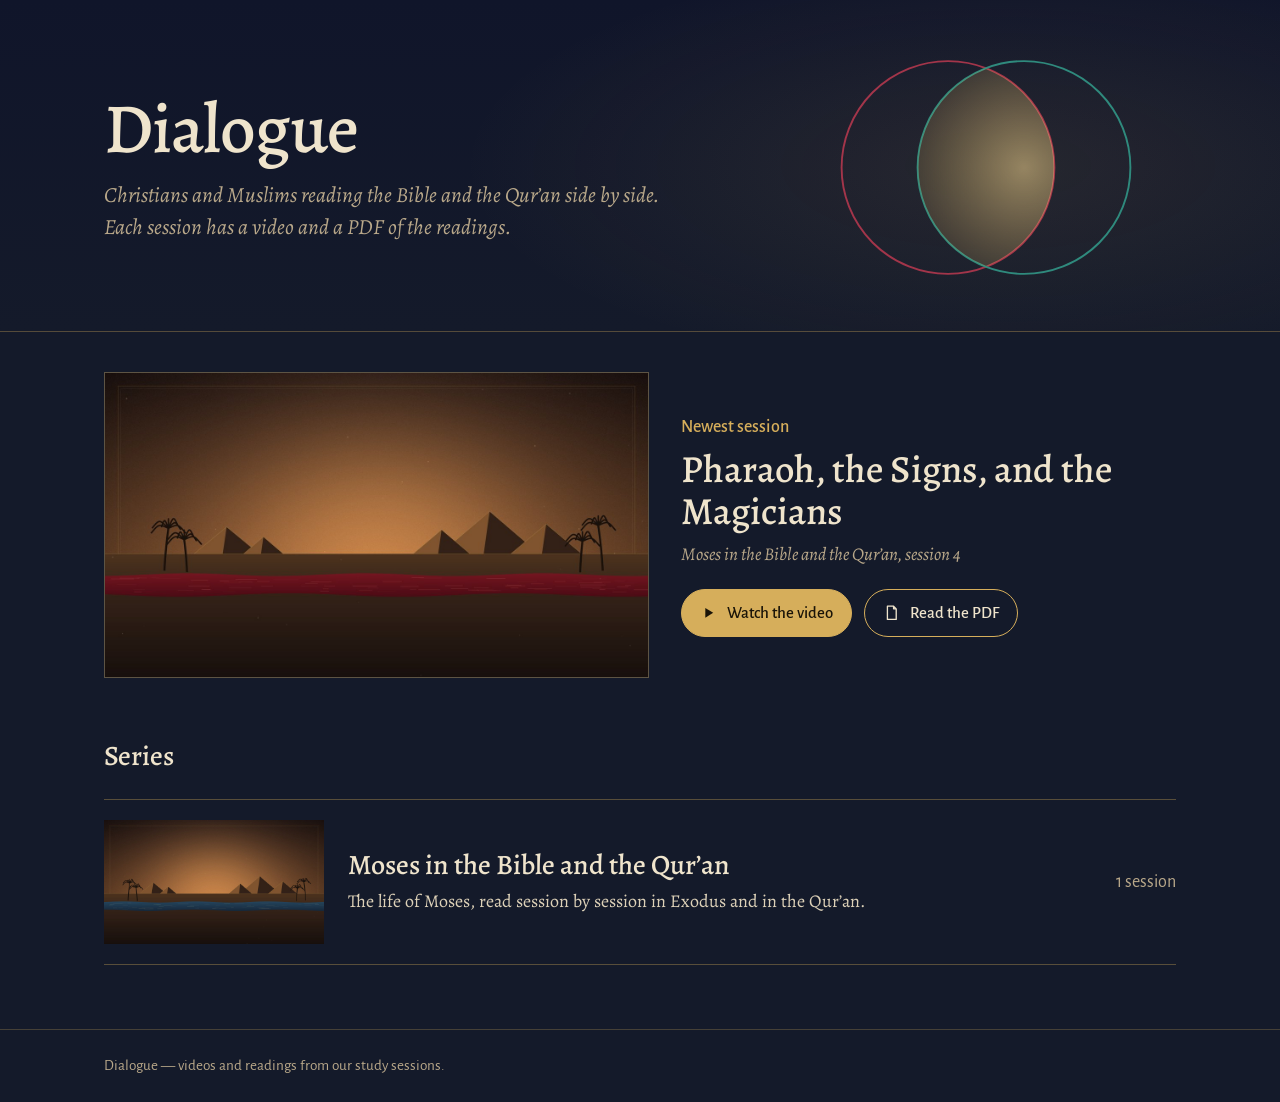
<file: index.html>
<!DOCTYPE html>
<html lang="en">
<head>
  <meta charset="utf-8">
  <meta name="viewport" content="width=device-width, initial-scale=1">
  <title>Dialogue — the Bible and the Qur’an side by side</title>
  <meta name="description" content="Christians and Muslims reading the Bible and the Qur’an together. Videos and PDFs from each study session.">
  <meta property="og:type" content="website">
  <meta property="og:site_name" content="Dialogue">
  <meta property="og:title" content="Dialogue — the Bible and the Qur’an side by side">
  <meta property="og:description" content="Christians and Muslims reading the Bible and the Qur’an together. Videos and PDFs from each study session.">
  <meta property="og:url" content="https://faithdialogueus-ai.github.io/faith-dialogue/">
  <meta property="og:image" content="https://faithdialogueus-ai.github.io/faith-dialogue/share.jpg">
  <meta property="og:image:width" content="1200">
  <meta property="og:image:height" content="630">
  <meta property="og:image:alt" content="A red circle and a green circle overlapping, with a golden middle, above the word Dialogue">
  <meta name="twitter:card" content="summary_large_image">
  <meta name="twitter:title" content="Dialogue — the Bible and the Qur’an side by side">
  <meta name="twitter:description" content="Christians and Muslims reading the Bible and the Qur’an together. Videos and PDFs from each study session.">
  <meta name="twitter:image" content="https://faithdialogueus-ai.github.io/faith-dialogue/share.jpg">
  <link rel="apple-touch-icon" href="icon-180.png">
  <link rel="icon" href="dialogue-site/assets/favicon.svg" type="image/svg+xml">
  <meta http-equiv="refresh" content="0; url=dialogue-site/">
  <script>location.replace("dialogue-site/" + location.hash);</script>
</head>
<body><a href="dialogue-site/">Open the site</a></body>
</html>
</file>
<file: dialogue-site/styles.css>
:root {
  --night: #141a2a;
  --night-2: #1c2338;
  --papyrus: #efe4cc;
  --sand: #b9a88a;
  --gilt: #d6ae5b;
  --bible: #e08a97;
  --bible-line: #a3354a;
  --quran: #6cc3b4;
  --quran-line: #2f8a7d;

  --serif: "Alegreya", "Iowan Old Style", Georgia, serif;
  --sans: "Alegreya Sans", "Segoe UI", system-ui, sans-serif;

  --step-0: 1.125rem;
  --step-1: 1.35rem;
  --step-2: 1.75rem;
  --step-3: 2.4rem;
  --step-4: clamp(2.6rem, 6vw, 4.4rem);

  --measure: 64ch;
  --page: 1120px;
  --line: rgba(214, 174, 91, .35);
}

*, *::before, *::after { box-sizing: border-box; }
html { background: var(--night); }
body {
  margin: 0;
  background: var(--night);
  color: var(--papyrus);
  font-family: var(--serif);
  font-size: var(--step-0);
  line-height: 1.6;
  -webkit-font-smoothing: antialiased;
}
a { color: inherit; }
:focus-visible { outline: 2px solid var(--gilt); outline-offset: 3px; border-radius: 2px; }

.skip {
  position: absolute; left: 1rem; top: -3rem; z-index: 10;
  padding: .5rem .9rem; background: var(--gilt); color: var(--night); font-family: var(--sans);
}
.skip:focus { top: 1rem; }

/* ---------- Masthead ---------- */
.masthead {
  border-bottom: 1px solid var(--line);
  background:
    radial-gradient(ellipse 60% 90% at 78% 50%, rgba(214, 174, 91, .10), transparent 70%),
    linear-gradient(#10152a, var(--night));
}
.masthead__inner {
  max-width: var(--page);
  margin: 0 auto;
  padding: 2.75rem 1.5rem 2.5rem;
  display: grid;
  grid-template-columns: minmax(0, 1.25fr) minmax(0, 1fr);
  gap: 2rem;
  align-items: center;
}
.site-name {
  font-size: var(--step-4);
  font-weight: 500;
  line-height: 1;
  text-decoration: none;
  letter-spacing: -0.015em;
}
.site-tagline {
  margin: 1rem 0 0;
  max-width: 30em;
  color: var(--sand);
  font-size: var(--step-1);
  font-style: italic;
  line-height: 1.45;
}
.mark { width: 100%; max-width: 380px; justify-self: end; overflow: visible; }
.mark__ring { fill: none; stroke-width: 2; }
.mark__ring--b { stroke: var(--bible-line); }
.mark__ring--q { stroke: var(--quran-line); }

/* the one orchestrated moment: the two circles draw, then the shared middle lights */
.mark__ring { stroke-dasharray: 704; stroke-dashoffset: 704; animation: draw 1.4s ease-out forwards; }
.mark__ring--q { animation-delay: .35s; }
.mark__lens { opacity: 0; animation: glow 1.2s ease-out 1.5s forwards; }
@keyframes draw { to { stroke-dashoffset: 0; } }
@keyframes glow { to { opacity: 1; } }
@media (prefers-reduced-motion: reduce) {
  .mark__ring { animation: none; stroke-dashoffset: 0; }
  .mark__lens { animation: none; opacity: 1; }
}

/* inner pages: a compact masthead so the content comes first */
body.inner .masthead__inner { padding: 1rem 1.5rem; grid-template-columns: minmax(0, 1fr) 84px; align-items: center; }
body.inner .site-name { font-size: var(--step-2); }
body.inner .site-tagline { display: none; }
body.inner .mark { max-width: 84px; }

/* ---------- Page ---------- */
main { max-width: var(--page); margin: 0 auto; padding: 2.5rem 1.5rem 4rem; }
main:focus { outline: none; }
.section-title { font-size: var(--step-2); font-weight: 500; margin: 0 0 1.25rem; }
.notice { color: var(--sand); font-style: italic; }

.crumbs {
  font-family: var(--sans);
  color: var(--sand);
  margin: 0 0 1.25rem;
  display: flex;
  flex-wrap: wrap;
  gap: .25rem .6rem;
}
.crumbs a { text-decoration: none; }
.crumbs a:hover { color: var(--papyrus); text-decoration: underline; }
.crumbs span[aria-hidden] { color: rgba(185, 168, 138, .6); }

/* ---------- Home: latest session ---------- */
.latest {
  display: grid;
  grid-template-columns: minmax(0, 1.1fr) minmax(0, 1fr);
  gap: 2rem;
  align-items: center;
  margin-bottom: 3.5rem;
}
.latest__img { display: block; aspect-ratio: 16 / 9; border: 1px solid var(--line); overflow: hidden; background: var(--night-2); }
.latest__img img { display: block; width: 100%; height: 100%; object-fit: cover; }
.latest__kicker { font-family: var(--sans); color: var(--gilt); font-weight: 500; margin: 0 0 .35rem; }
.latest h2 { font-size: var(--step-3); font-weight: 500; line-height: 1.1; margin: 0 0 .5rem; }
.latest h2 a { text-decoration: none; }
.latest__series { margin: 0 0 1.25rem; color: var(--sand); font-style: italic; }

/* ---------- Home: series ---------- */
.series-list { list-style: none; margin: 0; padding: 0; border-top: 1px solid var(--line); }
.series-item {
  display: grid;
  grid-template-columns: 220px minmax(0, 1fr) auto;
  gap: 1.5rem;
  align-items: center;
  padding: 1.25rem 0;
  border-bottom: 1px solid var(--line);
}
.series-item__img { display: block; aspect-ratio: 16 / 9; overflow: hidden; background: var(--night-2); }
.series-item__img img { display: block; width: 100%; height: 100%; object-fit: cover; }
.series-item h3 { font-size: var(--step-2); font-weight: 500; line-height: 1.2; margin: 0 0 .3rem; }
.series-item h3 a { text-decoration: none; }
.series-item h3 a:hover { text-decoration: underline; text-decoration-color: var(--gilt); text-underline-offset: .2em; }
.series-item p { margin: 0; color: #ddd1b8; max-width: var(--measure); }
.series-item__count { font-family: var(--sans); color: var(--sand); white-space: nowrap; }

/* ---------- Series page ---------- */
.series-head { margin-bottom: 2.5rem; max-width: 46rem; }
.series-head h1 { font-size: var(--step-4); font-weight: 500; line-height: 1.05; margin: 0 0 .75rem; }
.series-head p { margin: 0 0 .5rem; color: #ddd1b8; }
.sources { font-family: var(--sans); font-size: .95rem; color: var(--sand); }

.sequence { list-style: none; margin: 0; padding: 0; position: relative; }
.sequence--many::before {
  content: ""; position: absolute; left: 2.1rem; top: .5rem; bottom: .5rem; width: 1px;
  background: linear-gradient(var(--gilt), rgba(214, 174, 91, .15));
}
.session { display: grid; grid-template-columns: 4.2rem minmax(0, 1fr); gap: 0 1.5rem; padding-bottom: 3rem; }
.session__num {
  position: relative; font-size: var(--step-3); font-style: italic; font-weight: 500; color: var(--gilt);
  line-height: 1; text-align: center; padding: .35rem 0 .6rem; background: var(--night);
}
.session__num span { display: block; font-family: var(--sans); font-style: normal; font-size: .8rem; font-weight: 500; color: var(--sand); margin-top: .35rem; }
.session__body { display: grid; grid-template-columns: minmax(0, 300px) minmax(0, 1fr); gap: 1.75rem; align-items: start; }
.session__image { display: block; aspect-ratio: 16 / 9; border: 1px solid var(--line); overflow: hidden; background: var(--night-2); }
.session__image img { display: block; width: 100%; height: 100%; object-fit: cover; }
.session__title { font-size: var(--step-2); font-weight: 500; line-height: 1.2; margin: 0 0 .5rem; }
.session__title a { text-decoration: none; }
.session__title a:hover { text-decoration: underline; text-decoration-color: var(--gilt); text-underline-offset: .2em; }
.session__summary { margin: 0 0 1rem; max-width: var(--measure); color: #ddd1b8; }

.readings { display: flex; flex-wrap: wrap; gap: .6rem 1.75rem; margin: 0 0 1.25rem; font-family: var(--sans); font-size: 1rem; }
.readings div { padding-left: .7rem; }
.readings .bible { border-left: 3px solid var(--bible-line); }
.readings .quran { border-left: 3px solid var(--quran-line); }
.readings dt { font-weight: 700; }
.readings .bible dt { color: var(--bible); }
.readings .quran dt { color: var(--quran); }
.readings dd { margin: 0; color: var(--papyrus); }

.actions { display: flex; flex-wrap: wrap; gap: .75rem; }
.button {
  display: inline-flex; align-items: center; gap: .55rem;
  font-family: var(--sans); font-size: 1.05rem; font-weight: 500;
  padding: .6rem 1.15rem; text-decoration: none;
  border: 1px solid var(--gilt); border-radius: 999px;
  color: var(--papyrus); background: transparent; cursor: pointer;
}
.button--solid { background: var(--gilt); color: #1a1408; }
.button:hover { background: rgba(214, 174, 91, .14); }
.button--solid:hover { background: #e4c27a; }
.button svg { width: 1.05em; height: 1.05em; flex: none; }

/* ---------- Session page ---------- */
.page-head { margin-bottom: 1.5rem; }
.page-head__num { font-family: var(--sans); color: var(--gilt); font-weight: 500; margin: 0 0 .25rem; }
.page-head h1 { font-size: var(--step-4); font-weight: 500; line-height: 1.1; margin: 0; max-width: 18em; }

.player { border: 1px solid var(--line); background: #000; }
.player__frame { aspect-ratio: 16 / 9; width: 100%; display: block; }
.player__frame video, .player__frame iframe { width: 100%; height: 100%; display: block; border: 0; background: #000; }
.player__empty { aspect-ratio: 16 / 9; display: grid; place-items: center; text-align: center; padding: 2rem; color: var(--sand); background: var(--night-2) center / cover no-repeat; }
.versions { display: flex; flex-wrap: wrap; gap: .5rem; padding: .75rem; background: var(--night-2); border-top: 1px solid rgba(214, 174, 91, .2); font-family: var(--sans); }
.versions button { font: inherit; font-size: 1rem; color: var(--sand); background: transparent; border: 1px solid transparent; border-radius: 999px; padding: .4rem .9rem; cursor: pointer; }
.versions button[aria-pressed="true"] { color: var(--papyrus); border-color: var(--gilt); }
.versions button:hover { color: var(--papyrus); }
.versions .len { color: var(--sand); margin-left: .35rem; }

.details { display: grid; grid-template-columns: minmax(0, 1fr) minmax(0, 1.25fr); gap: 2.5rem; margin-top: 2.5rem; }
.details h2 { font-size: var(--step-1); font-weight: 500; margin: 0 0 .75rem; }
.details p { margin: 0 0 1rem; max-width: var(--measure); }
.pdf-panel {
  align-self: start;
  border: 1px solid var(--line);
  background: var(--night-2);
  padding: 1.1rem;
  display: grid;
  grid-template-columns: 140px minmax(0, 1fr);
  gap: 1.25rem;
  align-items: start;
}
.pdf-panel__cover { display: block; }
.pdf-panel__thumb {
  aspect-ratio: 612 / 792;
  background: #f7f3ea;
  box-shadow: 0 8px 22px rgba(0, 0, 0, .45);
  overflow: hidden;
}
.pdf-panel__thumb canvas, .sheet__paper canvas { display: block; width: 100%; height: auto; }
.pdf-panel__text h2 { margin-top: .2rem; }
.pdf-panel__text p { color: var(--sand); font-family: var(--sans); font-size: 1rem; }

/* ---------- PDF reader ---------- */
.reader-head {
  display: flex;
  flex-wrap: wrap;
  align-items: flex-end;
  justify-content: space-between;
  gap: 1rem 2rem;
  margin-bottom: 2rem;
}
.reader-head h1 { font-size: var(--step-2); font-weight: 500; line-height: 1.1; margin: 0; max-width: 20em; }
.reader-head__note { margin: .5rem 0 0; color: var(--sand); font-family: var(--sans); font-size: 1rem; }
.reader { max-width: 980px; margin: 0 auto; }
.sheet { margin: 0 0 2.25rem; }
.sheet__paper {
  width: 100%;
  background: #f7f3ea;
  box-shadow: 0 12px 34px rgba(0, 0, 0, .5);
}
.sheet figcaption {
  margin-top: .6rem;
  text-align: center;
  font-family: var(--sans);
  font-size: .9rem;
  color: var(--sand);
}

/* ---------- Book view ---------- */
.modes { display: inline-flex; gap: .25rem; padding: .25rem; border: 1px solid var(--line); border-radius: 999px; font-family: var(--sans); }
.modes button { font: inherit; font-size: 1rem; color: var(--sand); background: transparent; border: 0; border-radius: 999px; padding: .4rem .95rem; cursor: pointer; }
.modes button[aria-pressed="true"] { background: var(--gilt); color: #1a1408; }
.modes button:hover { color: var(--papyrus); }
.modes button[aria-pressed="true"]:hover { color: #1a1408; }

.book-wrap { display: flex; flex-direction: column; align-items: center; padding-top: .5rem; scroll-margin-top: .5rem; }
.book-wrap.is-full {
  position: fixed;
  inset: 0;
  z-index: 100;
  background: var(--night);
  padding: max(8px, env(safe-area-inset-top)) max(8px, env(safe-area-inset-right)) 0 max(8px, env(safe-area-inset-left));
  overflow-y: auto;
  overscroll-behavior: contain;
}
.book-wrap.is-full .book { flex: 1 0 auto; align-items: center; }
.book-wrap.is-full .book-controls {
  position: sticky;
  bottom: 0;
  width: 100%;
  margin-top: .5rem;
  padding: .6rem .5rem calc(.6rem + env(safe-area-inset-bottom));
  background: rgba(20, 26, 42, .94);
  border-top: 1px solid rgba(214, 174, 91, .25);
}
html.reading-full, html.reading-full body { overflow: hidden; }
/* phone held sideways: a slimmer bar so more of the page shows */
@media (max-height: 500px) {
  .book-wrap.is-full .book-controls { padding-top: .35rem; padding-bottom: calc(.35rem + env(safe-area-inset-bottom)); }
  .book-wrap.is-full .book-controls input[type="range"] { display: none; }
  .book-wrap.is-full .turn { width: 38px; height: 38px; }
}
.book { outline: none; width: 100%; display: flex; justify-content: center; }
.book:focus-visible .book__stage { outline: 2px solid var(--gilt); outline-offset: 6px; }
.book__stage { position: relative; display: flex; perspective: 2600px; touch-action: pan-y pinch-zoom; cursor: pointer; user-select: none; -webkit-user-select: none; }
.book__slot { position: relative; width: 50%; height: 100%; background: #f7f3ea; box-shadow: 0 14px 40px rgba(0, 0, 0, .5); overflow: hidden; }
.book__slot canvas, .leaf__face canvas { display: block; width: 100%; height: 100%; }
.book__slot.is-empty { background: transparent; box-shadow: none; }
.book__slot.is-empty::after { display: none; }
/* the fold in the middle of the book */
.book__slot--left::after, .book__slot--right::after { content: ""; position: absolute; top: 0; bottom: 0; width: 9%; pointer-events: none; }
.book__slot--left::after { right: 0; background: linear-gradient(to left, rgba(0, 0, 0, .22), transparent); }
.book__slot--right::after { left: 0; background: linear-gradient(to right, rgba(0, 0, 0, .22), transparent); }
.book--single .book__slot--left { display: none; }
.book--single .book__slot--right { width: 100%; }
.book--single .book__slot--right::after { display: none; }
.book--single .book__stage { overflow: hidden; }

.leaf { position: absolute; top: 0; height: 100%; z-index: 5; transform-style: preserve-3d; will-change: transform; }
.leaf.is-turning { transition: transform .8s cubic-bezier(.35, .1, .2, 1); }
.leaf--right { left: 50%; width: 50%; transform-origin: left center; }
.leaf--left { left: 0; width: 50%; transform-origin: right center; }
.leaf--single { left: 0; width: 100%; transform-origin: left center; }
.leaf__face { position: absolute; inset: 0; background: #f7f3ea; overflow: hidden; backface-visibility: hidden; -webkit-backface-visibility: hidden; box-shadow: 0 10px 30px rgba(0, 0, 0, .35); }
.leaf__face--back { transform: rotateY(180deg); }
.leaf__face::after { content: ""; position: absolute; inset: 0; pointer-events: none; background: linear-gradient(to right, rgba(0, 0, 0, .12), transparent 35%); }

.book-controls { display: flex; flex-wrap: wrap; align-items: center; justify-content: center; gap: .75rem 1.25rem; margin-top: 1.25rem; font-family: var(--sans); }
.book-controls__middle { display: flex; flex-direction: column; align-items: center; gap: .35rem; min-width: 220px; color: var(--sand); }
.book-controls input[type="range"] { width: 100%; accent-color: var(--gilt); }
.turn { width: 48px; height: 48px; border-radius: 50%; border: 1px solid var(--gilt); background: transparent; color: var(--papyrus); display: grid; place-items: center; cursor: pointer; }
.turn svg { width: 22px; height: 22px; }
.turn:hover { background: rgba(214, 174, 91, .14); }
.turn:disabled { opacity: .35; cursor: default; background: transparent; }
.button--small { font-size: .95rem; padding: .45rem .9rem; }
.button--small svg { width: 1em; height: 1em; }
@media (prefers-reduced-motion: reduce) { .leaf.is-turning { transition: none; } }

/* ---------- Footer ---------- */
.site-footer { border-top: 1px solid rgba(214, 174, 91, .25); padding: 1.5rem 0; color: var(--sand); font-family: var(--sans); font-size: .95rem; }
.site-footer p { max-width: var(--page); margin: 0 auto; padding: 0 1.5rem; }

/* ---------- Small screens ---------- */
@media (max-width: 820px) {
  .masthead__inner { grid-template-columns: minmax(0, 1fr) 150px; padding: 2rem 1.5rem; }
  .latest { grid-template-columns: 1fr; gap: 1.25rem; }
  .series-item { grid-template-columns: 140px minmax(0, 1fr); }
  .series-item__count { grid-column: 2; }
  .session__body { grid-template-columns: 1fr; gap: 1rem; }
  .details { grid-template-columns: 1fr; }
}
@media (max-width: 560px) {
  .masthead__inner { grid-template-columns: minmax(0, 1fr) 84px; gap: 1rem; align-items: start; }
  .series-item { grid-template-columns: 1fr; gap: .75rem; }
  .series-item__count { grid-column: 1; }
  .sequence--many::before { left: 1.4rem; }
  .session { grid-template-columns: 2.8rem minmax(0, 1fr); gap: 0 1rem; }
  .session__num { font-size: var(--step-2); }
  .reader { margin: 0 -1rem; }
  .book-controls { gap: .5rem .75rem; }
  .book-controls__middle { min-width: 0; flex: 1 1 140px; }
  .turn { width: 44px; height: 44px; }
  .sheet { margin-bottom: 1.5rem; }
  .pdf-panel { grid-template-columns: 96px minmax(0, 1fr); gap: 1rem; }
}
</file>
